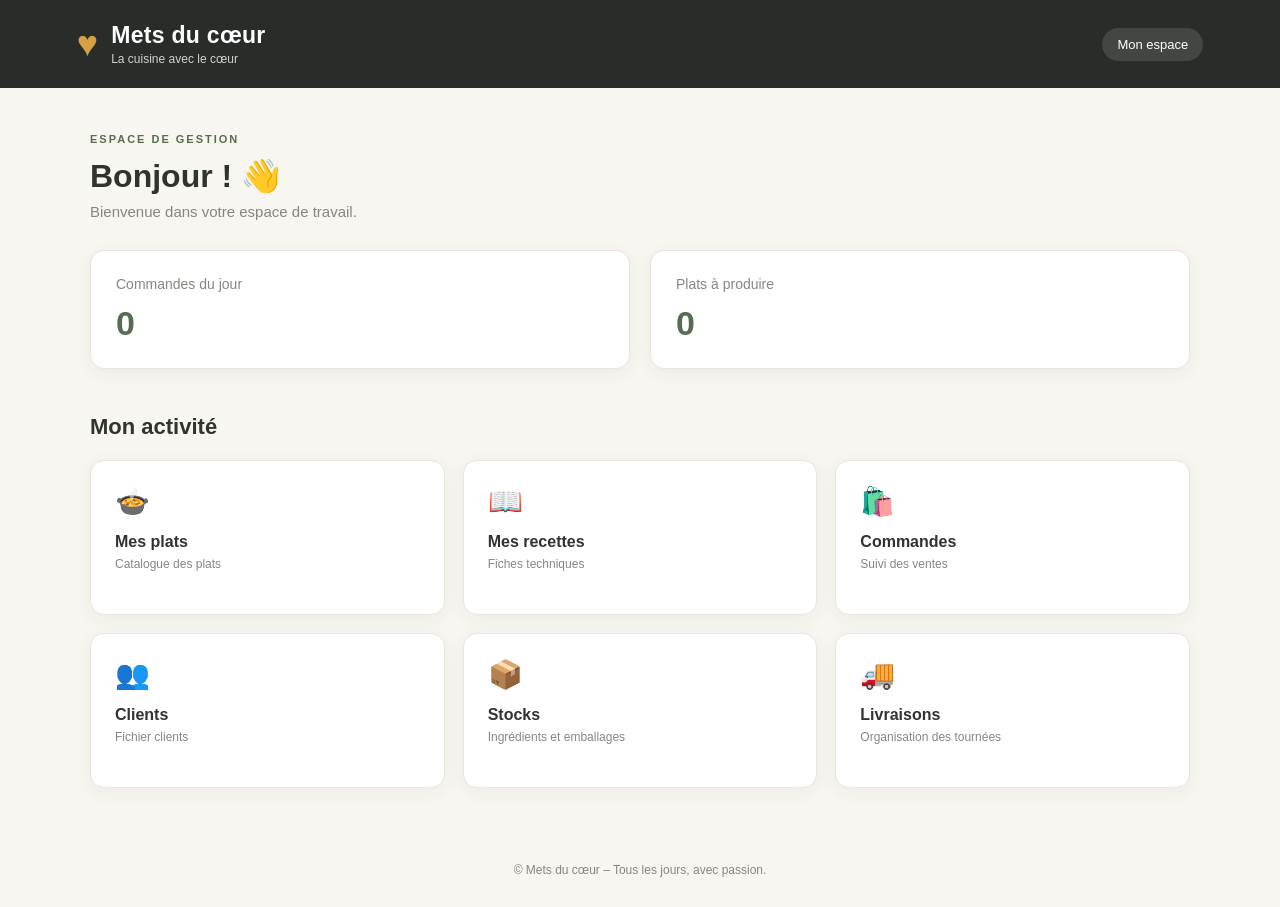
<file: index.html>
<!DOCTYPE html>
<html lang="fr">
<head>
    <meta charset="UTF-8">
    <meta name="viewport" content="width=device-width, initial-scale=1.0">
    <meta name="theme-color" content="#292D29">
    <meta name="description" content="Espace de gestion Mets du cœur">
    <title>Mets du cœur – Gestion</title>
    <link rel="manifest" href="manifest.webmanifest">
    <link rel="stylesheet" href="style.css">
</head>
<body>

    <header class="header">
        <div class="brand">
            <span class="brand-icon">♥</span>
            <div>
                <h1>Mets du cœur</h1>
                <p>La cuisine avec le cœur</p>
            </div>
        </div>
        <span class="status">Mon espace</span>
    </header>

    <main class="container">

        <section class="welcome">
            <p class="eyebrow">ESPACE DE GESTION</p>
            <h2>Bonjour ! 👋</h2>
            <p>Bienvenue dans votre espace de travail.</p>
        </section>

        <section class="stats">
            <article class="stat-card">
                <span>Commandes du jour</span>
                <strong id="orders-count">0</strong>
            </article>

            <article class="stat-card">
                <span>Plats à produire</span>
                <strong id="meals-count">0</strong>
            </article>
        </section>

        <section class="activity">
            <h2>Mon activité</h2>

            <div class="menu-grid">
                <a href="#" class="menu-card">
                    <span>🍲</span>
                    <strong>Mes plats</strong>
                    <small>Catalogue des plats</small>
                </a>

                <a href="#" class="menu-card">
                    <span>📖</span>
                    <strong>Mes recettes</strong>
                    <small>Fiches techniques</small>
                </a>

                <a href="#" class="menu-card">
                    <span>🛍️</span>
                    <strong>Commandes</strong>
                    <small>Suivi des ventes</small>
                </a>

                <a href="#" class="menu-card">
                    <span>👥</span>
                    <strong>Clients</strong>
                    <small>Fichier clients</small>
                </a>

                <a href="#" class="menu-card">
                    <span>📦</span>
                    <strong>Stocks</strong>
                    <small>Ingrédients et emballages</small>
                </a>

                <a href="#" class="menu-card">
                    <span>🚚</span>
                    <strong>Livraisons</strong>
                    <small>Organisation des tournées</small>
                </a>
            </div>
        </section>

    </main>

    <footer>
        <p>© Mets du cœur – Tous les jours, avec passion.</p>
    </footer>

    <script src="app.js"></script>
</body>
</html>
</file>
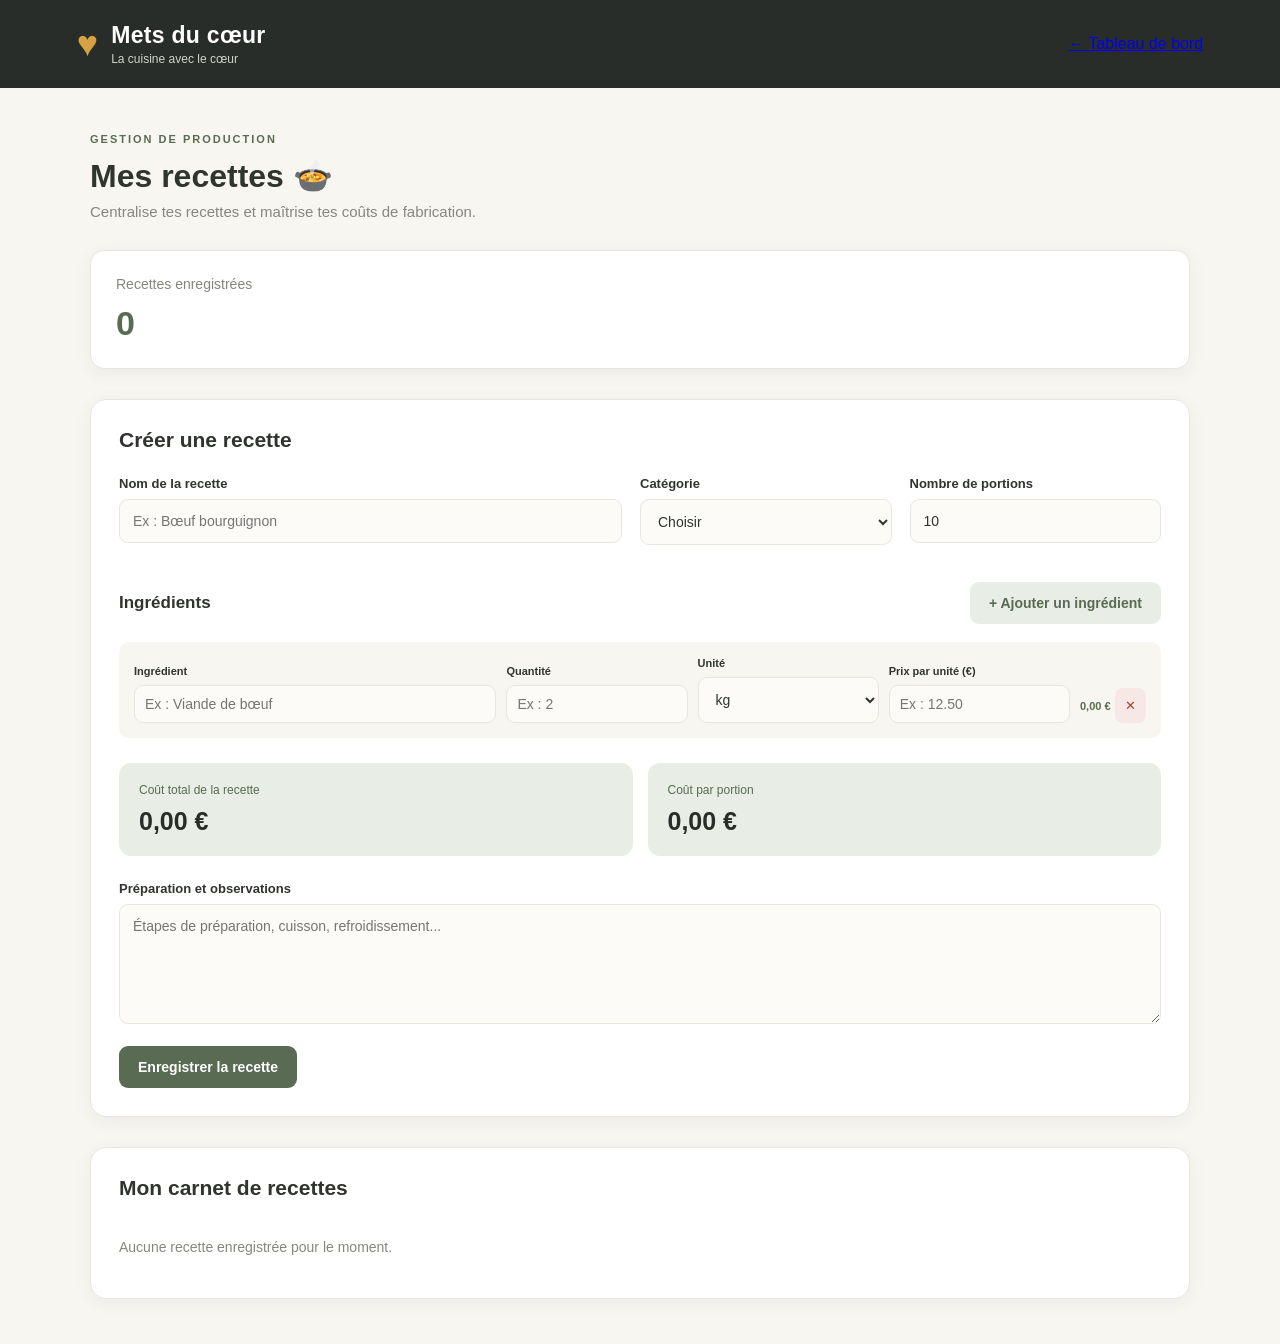
<file: Recettes.html>
<!DOCTYPE html>
<html lang="fr">
<head>
    <meta charset="UTF-8">
    <meta name="viewport" content="width=device-width, initial-scale=1.0">
    <meta name="theme-color" content="#292D29">
    <title>Mes recettes – Mets du cœur</title>
    <link rel="stylesheet" href="style.css">
    <link rel="stylesheet" href="recettes.css">
</head>
<body>

    <header class="header">
        <div class="brand">
            <span class="brand-icon">♥</span>
            <div>
                <h1>Mets du cœur</h1>
                <p>La cuisine avec le cœur</p>
            </div>
        </div>

        <a href="index.html" class="back-link">← Tableau de bord</a>
    </header>

    <main class="container">

        <section class="welcome">
            <p class="eyebrow">GESTION DE PRODUCTION</p>
            <h2>Mes recettes 🍲</h2>
            <p>Centralise tes recettes et maîtrise tes coûts de fabrication.</p>
        </section>

        <section class="recipe-summary">
            <article class="stat-card">
                <span>Recettes enregistrées</span>
                <strong id="recipe-count">0</strong>
            </article>
        </section>

        <section class="recipe-form-section">

            <h2>Créer une recette</h2>

            <form id="recipe-form">

                <div class="form-grid">

                    <div class="field">
                        <label for="recipe-name">Nom de la recette</label>
                        <input id="recipe-name" type="text"
                            placeholder="Ex : Bœuf bourguignon" required>
                    </div>

                    <div class="field">
                        <label for="recipe-category">Catégorie</label>
                        <select id="recipe-category" required>
                            <option value="">Choisir</option>
                            <option>Plat traditionnel</option>
                            <option>Plat mijoté</option>
                            <option>Plat végétarien</option>
                            <option>Accompagnement</option>
                            <option>Autre</option>
                        </select>
                    </div>

                    <div class="field">
                        <label for="recipe-portions">Nombre de portions</label>
                        <input id="recipe-portions" type="number"
                            min="1" value="10" required>
                    </div>

                </div>

                <div class="ingredients-section">
                    <div class="section-heading">
                        <h3>Ingrédients</h3>
                        <button type="button" id="add-ingredient"
                            class="secondary-button">
                            + Ajouter un ingrédient
                        </button>
                    </div>

                    <div id="ingredients-list"></div>
                </div>

                <div class="cost-result">
                    <div>
                        <span>Coût total de la recette</span>
                        <strong id="total-cost">0,00 €</strong>
                    </div>

                    <div>
                        <span>Coût par portion</span>
                        <strong id="portion-cost">0,00 €</strong>
                    </div>
                </div>

                <div class="field">
                    <label for="recipe-notes">Préparation et observations</label>
                    <textarea id="recipe-notes"
                        placeholder="Étapes de préparation, cuisson, refroidissement..."></textarea>
                </div>

                <button type="submit" class="primary-button">
                    Enregistrer la recette
                </button>

            </form>
        </section>

        <section class="saved-recipes">
            <h2>Mon carnet de recettes</h2>
            <div id="recipe-list">
                <p class="empty-message">
                    Aucune recette enregistrée pour le moment.
                </p>
            </div>
        </section>

    </main>

    <script src="recettes.js"></script>

</body>
</html>
</file>
<file: style.css>
/* =================================
   METS DU CŒUR – IDENTITÉ VISUELLE
================================= */

:root {
    --green-dark: #292D29;
    --green: #596B52;
    --green-light: #E8EDE5;
    --cream: #F8F6F0;
    --white: #FFFFFF;
    --gold: #D6A044;
    --text: #30342F;
    --muted: #85877F;
    --border: #E8E6DE;
    --shadow: 0 4px 18px rgba(41, 45, 41, 0.06);
}

* {
    margin: 0;
    padding: 0;
    box-sizing: border-box;
}

body {
    font-family: "Segoe UI", Arial, sans-serif;
    background: var(--cream);
    color: var(--text);
    min-height: 100vh;
}

/* HEADER */

.header {
    background: var(--green-dark);
    color: var(--white);
    padding: 22px 6%;
    display: flex;
    align-items: center;
    justify-content: space-between;
}

.brand {
    display: flex;
    align-items: center;
    gap: 13px;
}

.brand-icon {
    color: var(--gold);
    font-size: 36px;
}

.brand h1 {
    font-size: 23px;
    font-weight: 700;
    letter-spacing: 0.3px;
}

.brand p {
    color: #D0D2CA;
    font-size: 12px;
    margin-top: 3px;
}

.status {
    background: rgba(255,255,255,0.12);
    padding: 9px 15px;
    border-radius: 30px;
    font-size: 13px;
}

/* MAIN */

.container {
    width: min(1100px, 88%);
    margin: 45px auto;
}

/* WELCOME */

.welcome {
    margin-bottom: 30px;
}

.eyebrow {
    color: var(--green);
    font-size: 11px;
    font-weight: 700;
    letter-spacing: 2px;
    margin-bottom: 12px;
}

.welcome h2 {
    font-size: 32px;
    margin-bottom: 8px;
}

.welcome > p:last-child {
    color: var(--muted);
    font-size: 15px;
}

/* STATISTICS */

.stats {
    display: grid;
    grid-template-columns: repeat(2, 1fr);
    gap: 20px;
    margin-bottom: 45px;
}

.stat-card {
    background: var(--white);
    border: 1px solid var(--border);
    border-radius: 14px;
    padding: 25px;
    box-shadow: var(--shadow);
}

.stat-card span {
    display: block;
    color: var(--muted);
    font-size: 14px;
    margin-bottom: 12px;
}

.stat-card strong {
    font-size: 34px;
    color: var(--green);
}

/* ACTIVITY */

.activity h2 {
    font-size: 22px;
    margin-bottom: 20px;
}

.menu-grid {
    display: grid;
    grid-template-columns: repeat(3, 1fr);
    gap: 18px;
}

.menu-card {
    display: flex;
    flex-direction: column;
    background: var(--white);
    padding: 24px;
    min-height: 155px;
    border: 1px solid var(--border);
    border-radius: 14px;
    text-decoration: none;
    color: var(--text);
    transition: 0.2s ease;
    box-shadow: var(--shadow);
}

.menu-card:hover {
    transform: translateY(-4px);
    border-color: var(--green);
    box-shadow: 0 8px 25px rgba(41,45,41,0.10);
}

.menu-card span {
    font-size: 28px;
    margin-bottom: 15px;
}

.menu-card strong {
    font-size: 16px;
    margin-bottom: 6px;
}

.menu-card small {
    color: var(--muted);
    font-size: 12px;
}

/* FOOTER */

footer {
    text-align: center;
    padding: 30px 15px;
    color: var(--muted);
    font-size: 12px;
    margin-top: 40px;
}

/* MOBILE */

@media (max-width: 700px) {

    .header {
        padding: 18px 5%;
    }

    .brand h1 {
        font-size: 19px;
    }

    .container {
        width: 90%;
        margin: 30px auto;
    }

    .welcome h2 {
        font-size: 27px;
    }

    .stats {
        gap: 12px;
    }

    .stat-card {
        padding: 17px;
    }

    .stat-card strong {
        font-size: 28px;
    }

    .menu-grid {
        grid-template-columns: repeat(2, 1fr);
        gap: 12px;
    }

    .menu-card {
        padding: 17px;
        min-height: 140px;
    }
}

@media (max-width: 380px) {
    .status {
        display: none;
    }
}
</file>
<file: recettes.css>
/* =================================
   METS DU CŒUR – CARNET DE RECETTES
================================= */

.recipe-summary {
    margin-bottom: 30px;
}

.recipe-form-section,
.saved-recipes {
    background: var(--white);
    border: 1px solid var(--border);
    border-radius: 16px;
    padding: 28px;
    margin-bottom: 30px;
    box-shadow: var(--shadow);
}

.recipe-form-section h2,
.saved-recipes h2 {
    font-size: 21px;
    margin-bottom: 24px;
}

.form-grid {
    display: grid;
    grid-template-columns: 2fr 1fr 1fr;
    gap: 18px;
}

.field {
    display: flex;
    flex-direction: column;
    gap: 8px;
    margin-bottom: 22px;
}

.field label {
    font-size: 13px;
    font-weight: 600;
    color: var(--text);
}

.field input,
.field select,
.field textarea {
    width: 100%;
    padding: 13px;
    border: 1px solid var(--border);
    border-radius: 9px;
    background: #FCFBF8;
    color: var(--text);
    font-family: inherit;
    font-size: 14px;
    outline: none;
    transition: 0.2s;
}

.field input:focus,
.field select:focus,
.field textarea:focus {
    border-color: var(--green);
    box-shadow: 0 0 0 3px rgba(89, 107, 82, 0.10);
}

.field textarea {
    min-height: 120px;
    resize: vertical;
}

/* INGREDIENTS */

.ingredients-section {
    margin: 15px 0 25px;
}

.section-heading {
    display: flex;
    align-items: center;
    justify-content: space-between;
    gap: 15px;
    margin-bottom: 18px;
}

.section-heading h3 {
    font-size: 17px;
}

.ingredient-row {
    display: grid;
    grid-template-columns: 2fr 1fr 1fr 1fr auto;
    gap: 10px;
    align-items: end;
    margin-bottom: 12px;
    padding: 15px;
    background: var(--cream);
    border-radius: 10px;
}

.ingredient-row .field {
    margin: 0;
}

.ingredient-row label {
    font-size: 11px;
}

.ingredient-row input {
    min-width: 0;
    padding: 10px;
}

.ingredient-total {
    font-size: 12px;
    font-weight: 700;
    color: var(--green);
    padding-bottom: 11px;
    white-space: nowrap;
}

/* BUTTONS */

.primary-button,
.secondary-button {
    border: none;
    border-radius: 9px;
    padding: 13px 19px;
    font-weight: 600;
    font-size: 14px;
    cursor: pointer;
    transition: 0.2s;
}

.primary-button {
    background: var(--green);
    color: white;
}

.primary-button:hover {
    background: var(--green-dark);
}

.secondary-button {
    background: var(--green-light);
    color: var(--green);
}

.secondary-button:hover {
    background: #DCE5D7;
}

.delete-ingredient {
    background: #F8E8E5;
    color: #A34235;
    border: none;
    border-radius: 8px;
    padding: 10px;
    cursor: pointer;
}

/* COST RESULTS */

.cost-result {
    display: grid;
    grid-template-columns: 1fr 1fr;
    gap: 15px;
    margin: 25px 0;
}

.cost-result > div {
    background: var(--green-light);
    border-radius: 12px;
    padding: 20px;
}

.cost-result span {
    display: block;
    color: var(--green);
    font-size: 12px;
    margin-bottom: 10px;
}

.cost-result strong {
    font-size: 25px;
    color: var(--green-dark);
}

/* SAVED RECIPES */

.recipe-card {
    border: 1px solid var(--border);
    border-radius: 12px;
    padding: 20px;
    margin-bottom: 14px;
}

.recipe-card h3 {
    margin-bottom: 8px;
}

.recipe-card p {
    color: var(--muted);
    font-size: 13px;
    margin: 5px 0;
}

.recipe-card-actions {
    display: flex;
    gap: 10px;
    margin-top: 15px;
}

.recipe-card-actions button {
    border: none;
    padding: 9px 13px;
    border-radius: 7px;
    cursor: pointer;
    font-weight: 600;
}

.empty-message {
    color: var(--muted);
    font-size: 14px;
    padding: 15px 0;
}

/* MOBILE */

@media (max-width: 750px) {
    .form-grid {
        grid-template-columns: 1fr;
        gap: 0;
    }

    .ingredient-row {
        grid-template-columns: 1fr 1fr;
    }

    .ingredient-row .field:first-child {
        grid-column: 1 / -1;
    }

    .section-heading {
        align-items: flex-start;
        flex-direction: column;
    }

    .recipe-form-section,
    .saved-recipes {
        padding: 18px;
    }
}

@media (max-width: 450px) {
    .cost-result {
        grid-template-columns: 1fr;
    }
}
</file>
